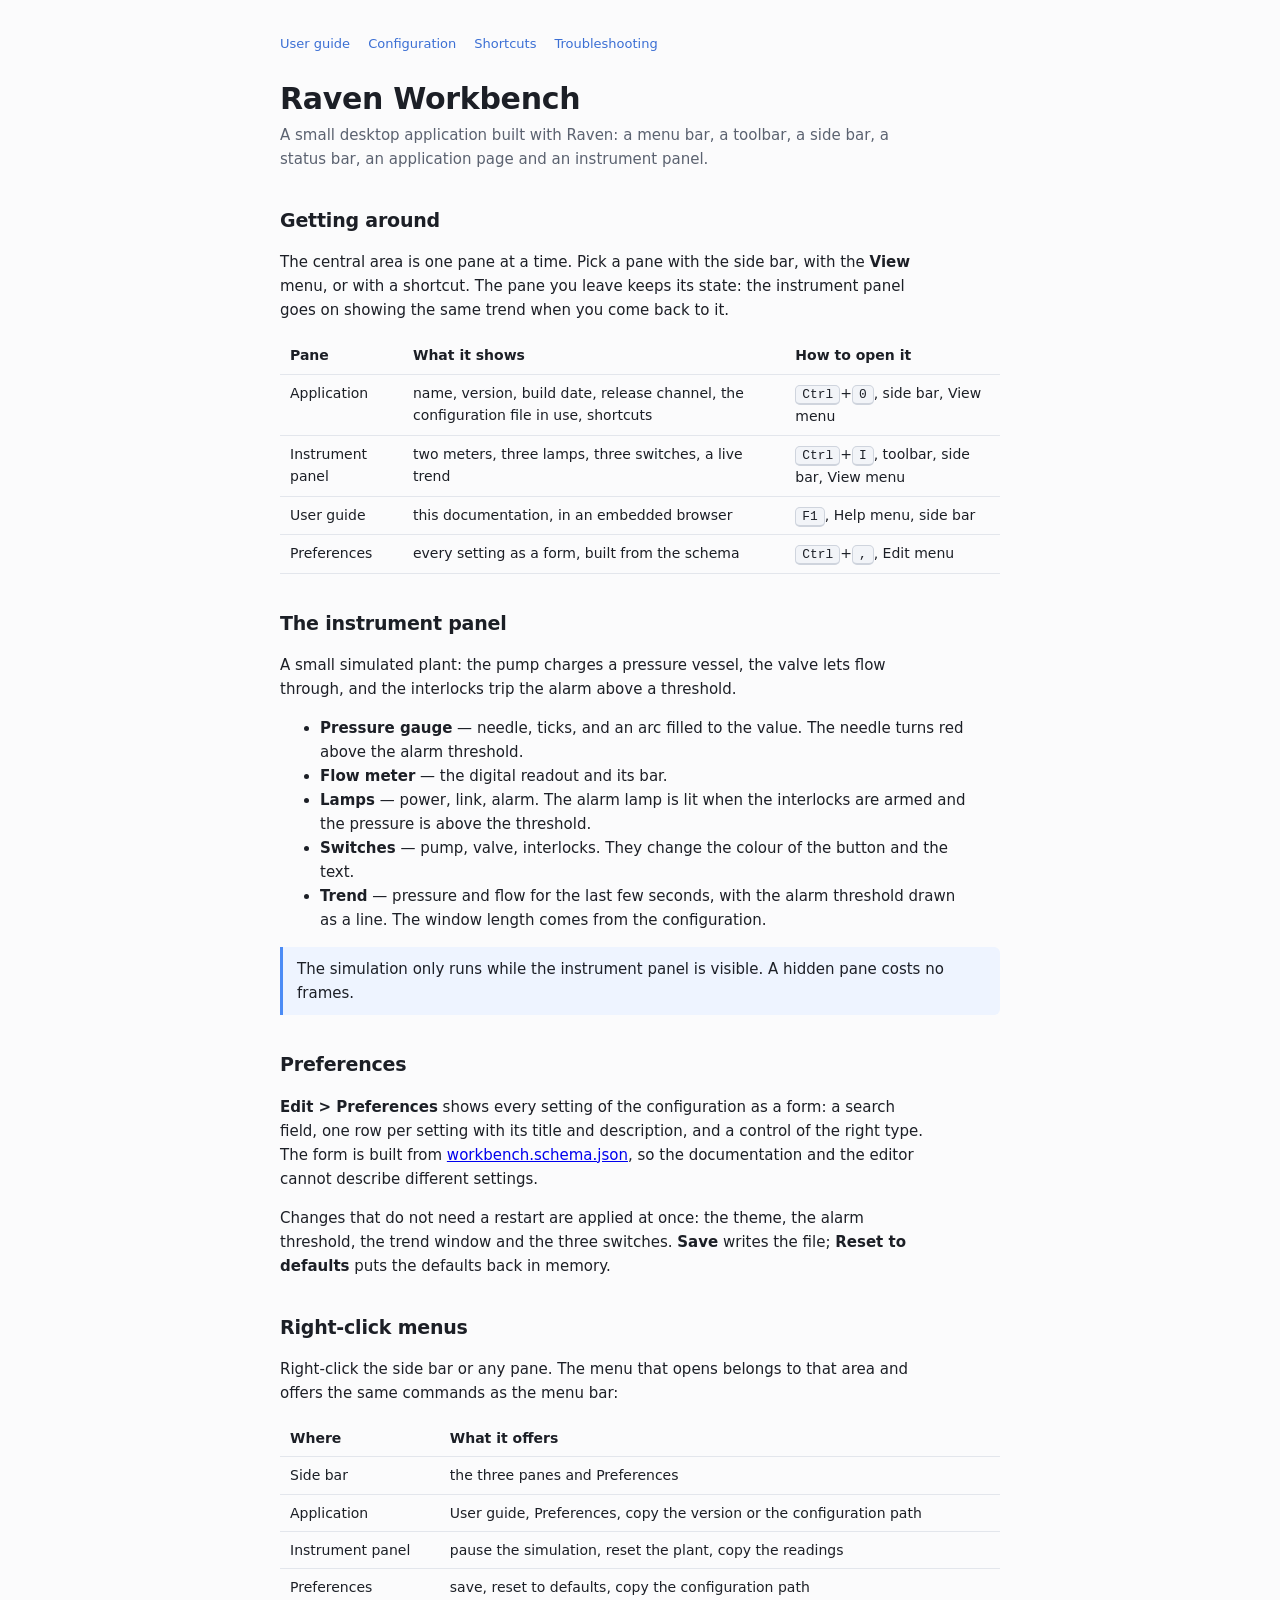
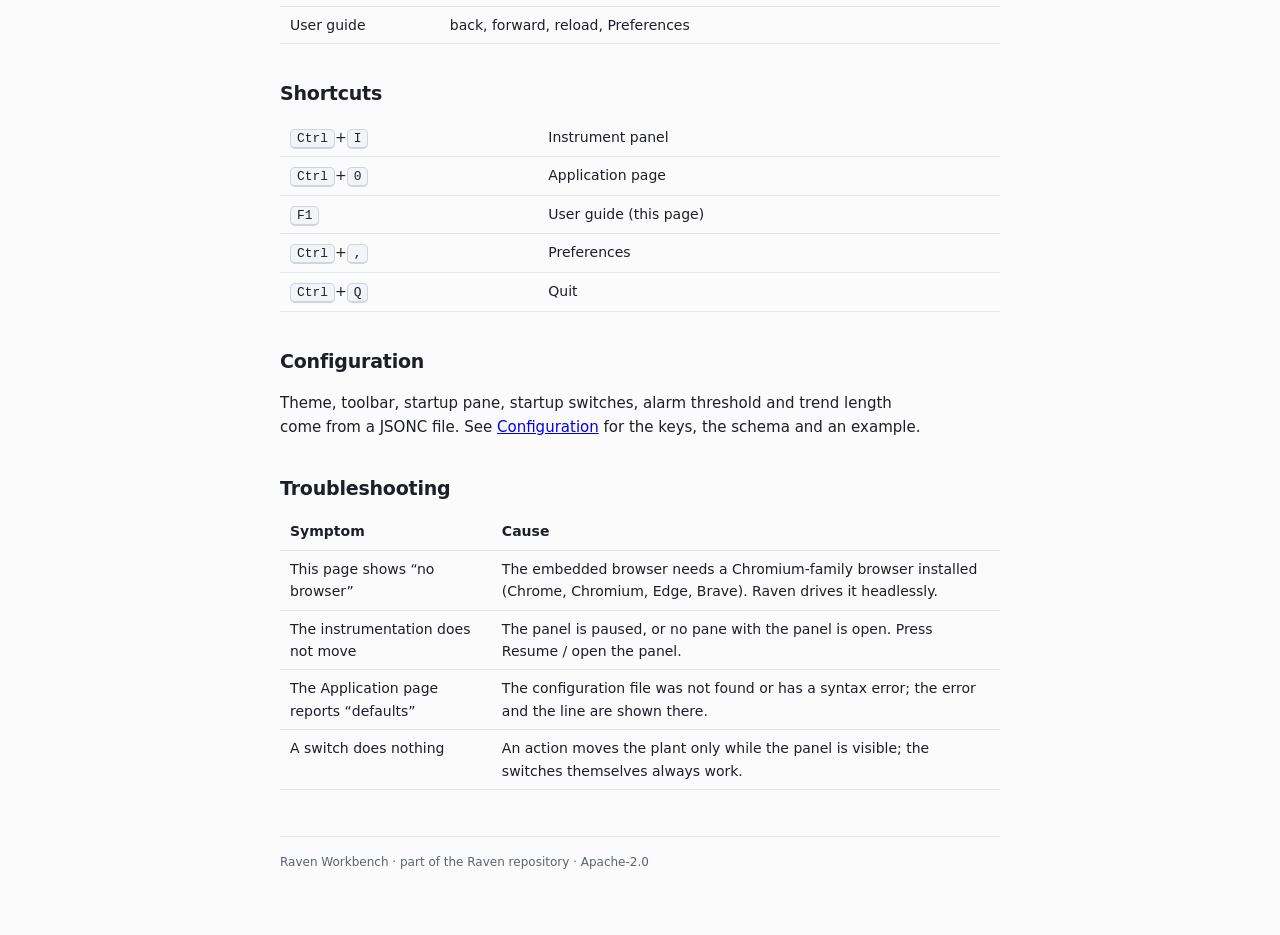
<file: help/index.html>
<!DOCTYPE html>
<html lang="en">
<head>
<meta charset="utf-8">
<meta name="viewport" content="width=device-width, initial-scale=1">
<title>Raven Workbench — User guide</title>
<link rel="stylesheet" href="style.css">
<script>
	/* The application passes its theme: index.html?theme=dark */
	(function () {
		var theme = new URLSearchParams(location.search).get("theme");
		if (theme === "dark") document.documentElement.className = "dark";
	})();
</script>
</head>
<body>
<main>
	<nav>
		<a href="index.html">User guide</a>
		<a href="configuration.html">Configuration</a>
		<a href="#shortcuts">Shortcuts</a>
		<a href="#troubleshooting">Troubleshooting</a>
	</nav>

	<h1>Raven Workbench</h1>
	<p class="lead">A small desktop application built with Raven: a menu bar, a toolbar,
	a side bar, a status bar, an application page and an instrument panel.</p>

	<h2 id="around">Getting around</h2>
	<p>The central area is one pane at a time. Pick a pane with the side bar, with the
	<strong>View</strong> menu, or with a shortcut. The pane you leave keeps its state:
	the instrument panel goes on showing the same trend when you come back to it.</p>

	<table>
		<tr><th>Pane</th><th>What it shows</th><th>How to open it</th></tr>
		<tr><td>Application</td><td>name, version, build date, release channel, the configuration file in use, shortcuts</td><td><kbd>Ctrl</kbd>+<kbd>0</kbd>, side bar, View menu</td></tr>
		<tr><td>Instrument panel</td><td>two meters, three lamps, three switches, a live trend</td><td><kbd>Ctrl</kbd>+<kbd>I</kbd>, toolbar, side bar, View menu</td></tr>
		<tr><td>User guide</td><td>this documentation, in an embedded browser</td><td><kbd>F1</kbd>, Help menu, side bar</td></tr>
		<tr><td>Preferences</td><td>every setting as a form, built from the schema</td><td><kbd>Ctrl</kbd>+<kbd>,</kbd>, Edit menu</td></tr>
	</table>

	<h2 id="panel">The instrument panel</h2>
	<p>A small simulated plant: the pump charges a pressure vessel, the valve lets flow
	through, and the interlocks trip the alarm above a threshold.</p>
	<ul>
		<li><strong>Pressure gauge</strong> — needle, ticks, and an arc filled to the value.
		The needle turns red above the alarm threshold.</li>
		<li><strong>Flow meter</strong> — the digital readout and its bar.</li>
		<li><strong>Lamps</strong> — power, link, alarm. The alarm lamp is lit when the
		interlocks are armed and the pressure is above the threshold.</li>
		<li><strong>Switches</strong> — pump, valve, interlocks. They change the colour of
		the button and the text.</li>
		<li><strong>Trend</strong> — pressure and flow for the last few seconds, with the
		alarm threshold drawn as a line. The window length comes from the configuration.</li>
	</ul>
	<div class="note">The simulation only runs while the instrument panel is visible. A
	hidden pane costs no frames.</div>

	<h2 id="preferences">Preferences</h2>
	<p><strong>Edit &gt; Preferences</strong> shows every setting of the configuration as a
	form: a search field, one row per setting with its title and description, and a
	control of the right type. The form is built from
	<a href="configuration.html#schema">workbench.schema.json</a>, so the documentation
	and the editor cannot describe different settings.</p>
	<p>Changes that do not need a restart are applied at once: the theme, the alarm
	threshold, the trend window and the three switches. <strong>Save</strong> writes the
	file; <strong>Reset to defaults</strong> puts the defaults back in memory.</p>

	<h2 id="menus">Right-click menus</h2>
	<p>Right-click the side bar or any pane. The menu that opens belongs to that
	area and offers the same commands as the menu bar:</p>
	<table>
		<tr><th>Where</th><th>What it offers</th></tr>
		<tr><td>Side bar</td><td>the three panes and Preferences</td></tr>
		<tr><td>Application</td><td>User guide, Preferences, copy the version or the configuration path</td></tr>
		<tr><td>Instrument panel</td><td>pause the simulation, reset the plant, copy the readings</td></tr>
		<tr><td>Preferences</td><td>save, reset to defaults, copy the configuration path</td></tr>
		<tr><td>User guide</td><td>back, forward, reload, Preferences</td></tr>
	</table>

	<h2 id="shortcuts">Shortcuts</h2>
	<table>
		<tr><td><kbd>Ctrl</kbd>+<kbd>I</kbd></td><td>Instrument panel</td></tr>
		<tr><td><kbd>Ctrl</kbd>+<kbd>0</kbd></td><td>Application page</td></tr>
		<tr><td><kbd>F1</kbd></td><td>User guide (this page)</td></tr>
		<tr><td><kbd>Ctrl</kbd>+<kbd>,</kbd></td><td>Preferences</td></tr>
		<tr><td><kbd>Ctrl</kbd>+<kbd>Q</kbd></td><td>Quit</td></tr>
	</table>

	<h2 id="config">Configuration</h2>
	<p>Theme, toolbar, startup pane, startup switches, alarm threshold and trend length
	come from a JSONC file. See <a href="configuration.html">Configuration</a> for the
	keys, the schema and an example.</p>

	<h2 id="troubleshooting">Troubleshooting</h2>
	<table>
		<tr><th>Symptom</th><th>Cause</th></tr>
		<tr><td>This page shows “no browser”</td><td>The embedded browser needs a Chromium-family
		browser installed (Chrome, Chromium, Edge, Brave). Raven drives it headlessly.</td></tr>
		<tr><td>The instrumentation does not move</td><td>The panel is paused, or no pane with the
		panel is open. Press Resume / open the panel.</td></tr>
		<tr><td>The Application page reports “defaults”</td><td>The configuration file was not
		found or has a syntax error; the error and the line are shown there.</td></tr>
		<tr><td>A switch does nothing</td><td>An action moves the plant only while the panel is
		visible; the switches themselves always work.</td></tr>
	</table>

	<footer>Raven Workbench · part of the Raven repository · Apache-2.0</footer>
</main>
<script>
	/* Keep ?theme=... on the links to the other pages. */
	(function () {
		if (!location.search) return;
		document.querySelectorAll('a[href$=".html"], a[href*=".html#"]').forEach(function (link) {
			link.search = location.search;
		});
	})();
</script>
</body>
</html>
</file>
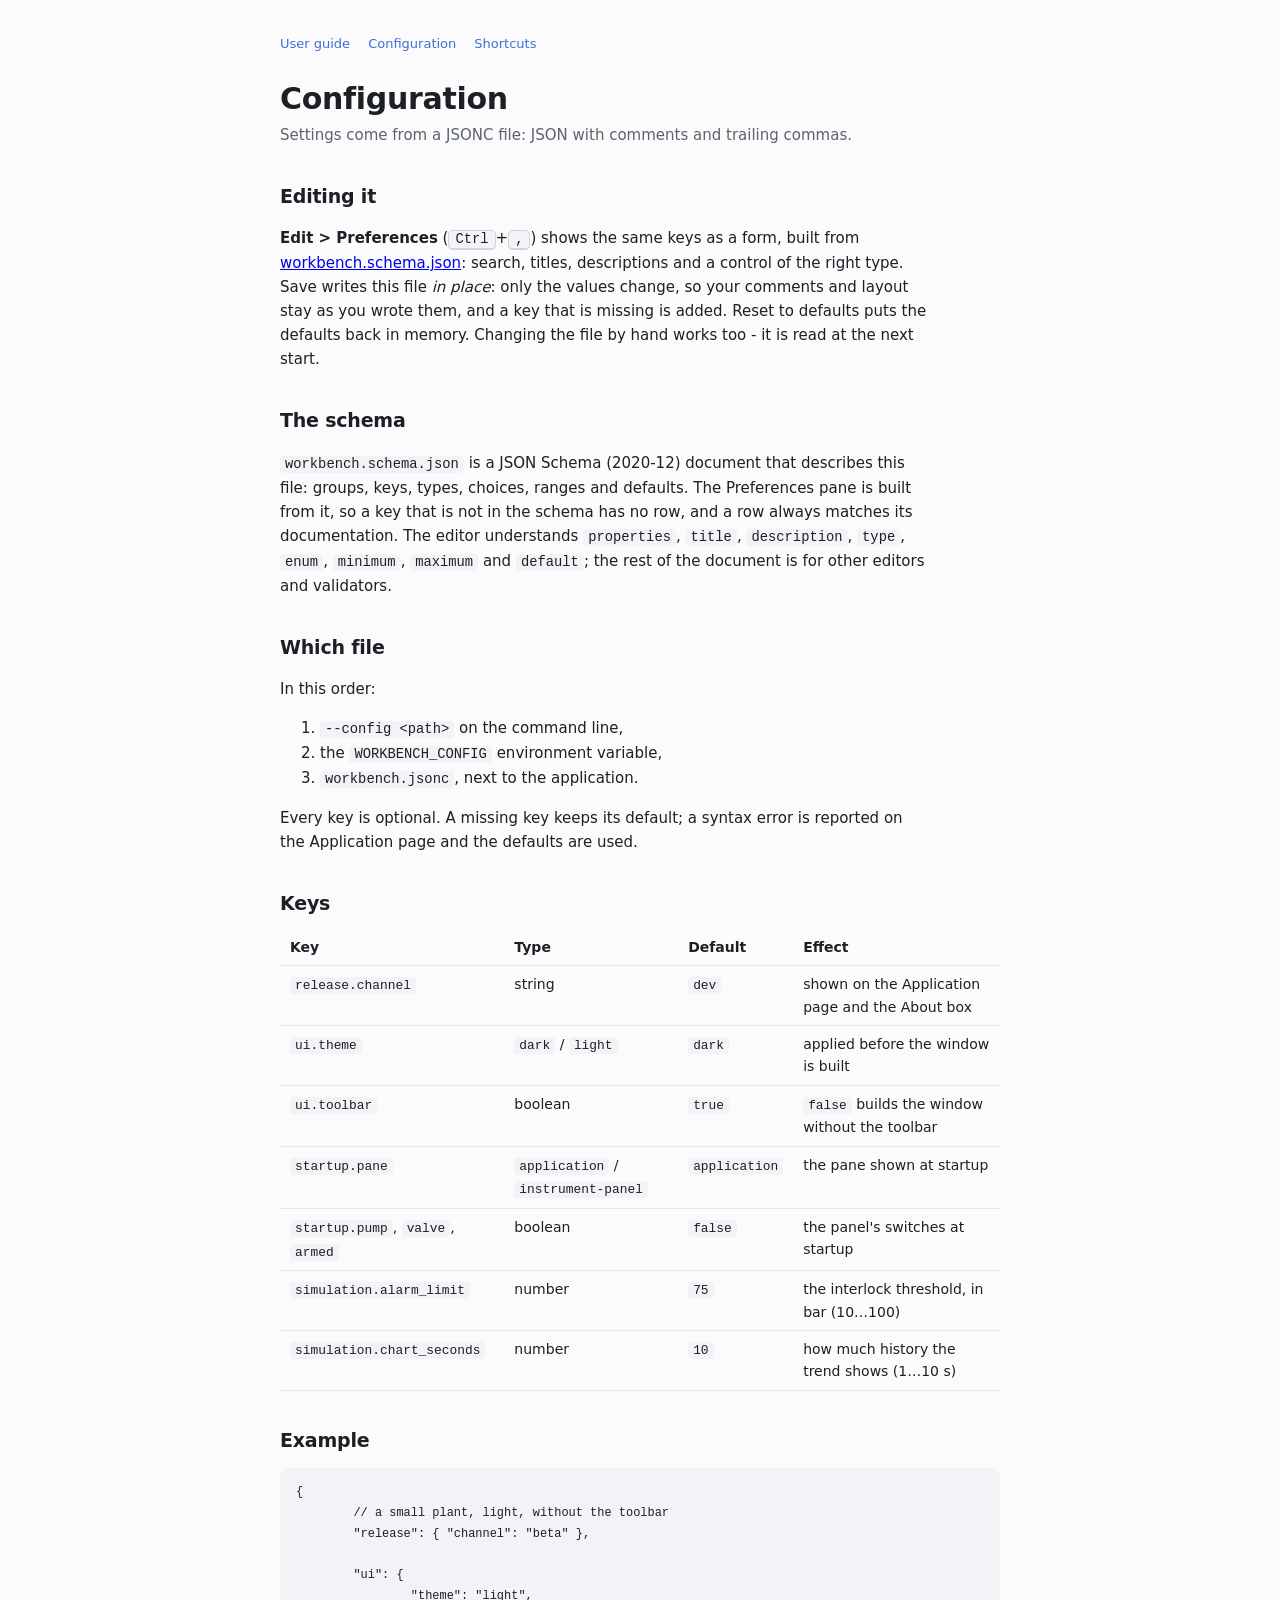
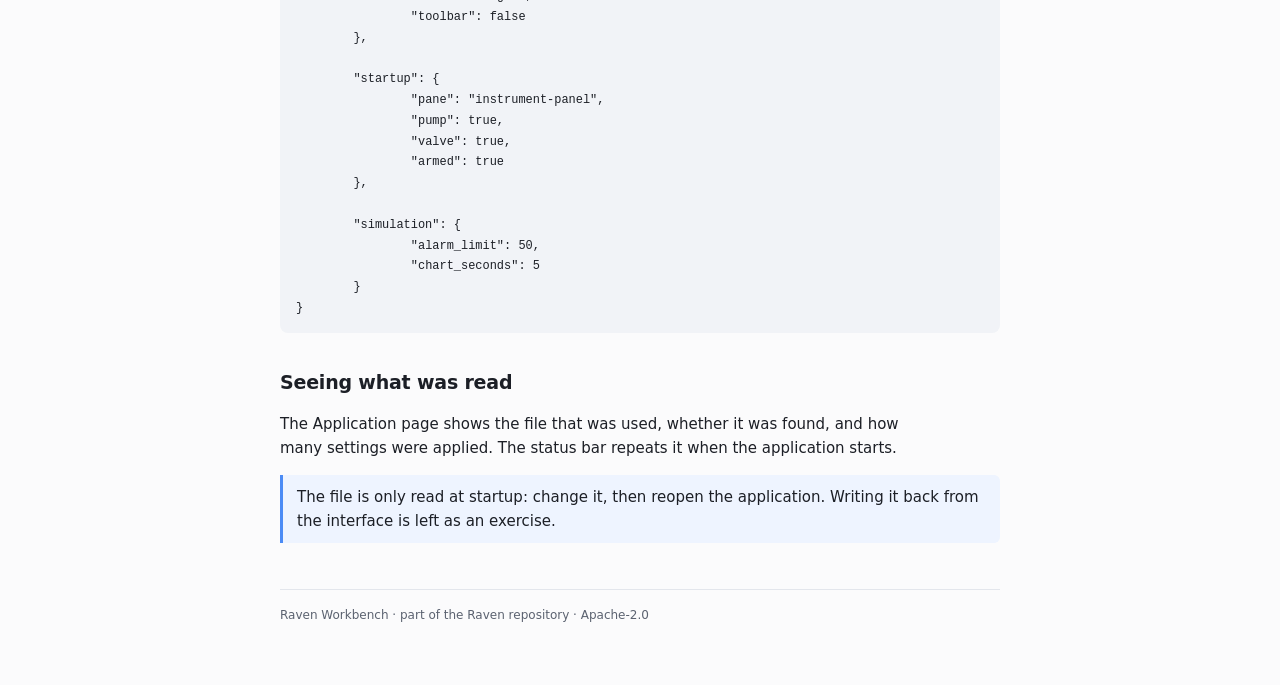
<file: help/configuration.html>
<!DOCTYPE html>
<html lang="en">
<head>
<meta charset="utf-8">
<meta name="viewport" content="width=device-width, initial-scale=1">
<title>Raven Workbench — Configuration</title>
<link rel="stylesheet" href="style.css">
<script>
	/* The application passes its theme: index.html?theme=dark */
	(function () {
		var theme = new URLSearchParams(location.search).get("theme");
		if (theme === "dark") document.documentElement.className = "dark";
	})();
</script>
</head>
<body>
<main>
	<nav>
		<a href="index.html">User guide</a>
		<a href="configuration.html">Configuration</a>
		<a href="index.html#shortcuts">Shortcuts</a>
	</nav>

	<h1>Configuration</h1>
	<p class="lead">Settings come from a JSONC file: JSON with comments and trailing commas.</p>

	<h2>Editing it</h2>
	<p><strong>Edit &gt; Preferences</strong> (<kbd>Ctrl</kbd>+<kbd>,</kbd>) shows the same
	keys as a form, built from
	<a href="#schema">workbench.schema.json</a>: search, titles, descriptions and a
	control of the right type. Save writes this file <em>in place</em>: only the
	values change, so your comments and layout stay as you wrote them, and a key
	that is missing is added. Reset to defaults puts the defaults back in memory.
	Changing the file by hand works too - it is read at the next start.</p>

	<h2 id="schema">The schema</h2>
	<p><code>workbench.schema.json</code> is a JSON Schema (2020-12) document that
	describes this file: groups, keys, types, choices, ranges and defaults. The
	Preferences pane is built from it, so a key that is not in the schema has no row,
	and a row always matches its documentation. The editor understands
	<code>properties</code>, <code>title</code>, <code>description</code>,
	<code>type</code>, <code>enum</code>, <code>minimum</code>, <code>maximum</code>
	and <code>default</code>; the rest of the document is for other editors and
	validators.</p>

	<h2>Which file</h2>
	<p>In this order:</p>
	<ol>
		<li><code>--config &lt;path&gt;</code> on the command line,</li>
		<li>the <code>WORKBENCH_CONFIG</code> environment variable,</li>
		<li><code>workbench.jsonc</code>, next to the application.</li>
	</ol>
	<p>Every key is optional. A missing key keeps its default; a syntax error is reported
	on the Application page and the defaults are used.</p>

	<h2>Keys</h2>
	<table>
		<tr><th>Key</th><th>Type</th><th>Default</th><th>Effect</th></tr>
		<tr><td><code>release.channel</code></td><td>string</td><td><code>dev</code></td>
		<td>shown on the Application page and the About box</td></tr>
		<tr><td><code>ui.theme</code></td><td><code>dark</code> / <code>light</code></td><td><code>dark</code></td>
		<td>applied before the window is built</td></tr>
		<tr><td><code>ui.toolbar</code></td><td>boolean</td><td><code>true</code></td>
		<td><code>false</code> builds the window without the toolbar</td></tr>
		<tr><td><code>startup.pane</code></td><td><code>application</code> / <code>instrument-panel</code></td>
		<td><code>application</code></td><td>the pane shown at startup</td></tr>
		<tr><td><code>startup.pump</code>, <code>valve</code>, <code>armed</code></td><td>boolean</td>
		<td><code>false</code></td><td>the panel's switches at startup</td></tr>
		<tr><td><code>simulation.alarm_limit</code></td><td>number</td><td><code>75</code></td>
		<td>the interlock threshold, in bar (10…100)</td></tr>
		<tr><td><code>simulation.chart_seconds</code></td><td>number</td><td><code>10</code></td>
		<td>how much history the trend shows (1…10 s)</td></tr>
	</table>

	<h2>Example</h2>
<pre><code>{
	// a small plant, light, without the toolbar
	"release": { "channel": "beta" },

	"ui": {
		"theme": "light",
		"toolbar": false
	},

	"startup": {
		"pane": "instrument-panel",
		"pump": true,
		"valve": true,
		"armed": true
	},

	"simulation": {
		"alarm_limit": 50,
		"chart_seconds": 5
	}
}</code></pre>

	<h2>Seeing what was read</h2>
	<p>The Application page shows the file that was used, whether it was found, and how
	many settings were applied. The status bar repeats it when the application starts.</p>

	<div class="note">The file is only read at startup: change it, then reopen the
	application. Writing it back from the interface is left as an exercise.</div>

	<footer>Raven Workbench · part of the Raven repository · Apache-2.0</footer>
</main>
<script>
	/* Keep ?theme=... on the links to the other pages. */
	(function () {
		if (!location.search) return;
		document.querySelectorAll('a[href$=".html"], a[href*=".html#"]').forEach(function (link) {
			link.search = location.search;
		});
	})();
</script>
</body>
</html>
</file>
<file: help/style.css>
:root {
	color-scheme: light dark;
	--fg: #1c1f26;
	--bg: #fbfbfc;
	--muted: #5b6270;
	--border: #e3e6ec;
	--code: #f1f3f7;
	--note-bg: #eef4ff;
	--note-border: #4b8bf5;
	--link: #3b6fd4;
	--kbd-bg: #f2f4f8;
	--kbd-border: #cfd4dd;
}
@media (prefers-color-scheme: dark) {
	:root {
		--fg: #dde2ea; --bg: #14161a; --muted: #9aa3b2; --border: #262a31;
		--code: #1d2128; --note-bg: #172133; --note-border: #5b9bff; --link: #7db0ff;
		--kbd-bg: #22262e; --kbd-border: #343a44;
	}
}
/* The application passes its own theme: ?theme=dark adds this class. */
html.dark {
	--fg: #dde2ea; --bg: #14161a; --muted: #9aa3b2; --border: #262a31;
	--code: #1d2128; --note-bg: #172133; --note-border: #5b9bff; --link: #7db0ff;
	--kbd-bg: #22262e; --kbd-border: #343a44;
}

* { box-sizing: border-box; }
body {
	margin: 0;
	font: 15px/1.6 system-ui, -apple-system, "Segoe UI", Roboto, sans-serif;
	color: var(--fg);
	background: var(--bg);
}
main { max-width: 780px; margin: 0 auto; padding: 34px 30px 72px; }
nav { display: flex; gap: 18px; margin-bottom: 26px; font-size: 13px; }
nav a { color: var(--link); text-decoration: none; }
nav a:hover { text-decoration: underline; }
h1 { font-size: 30px; line-height: 1.2; margin: 0 0 6px; letter-spacing: -0.3px; }
h2 { font-size: 19px; margin: 34px 0 10px; letter-spacing: -0.2px; }
h3 { font-size: 15px; margin: 22px 0 6px; }
p, li { max-width: 68ch; }
.lead { color: var(--muted); margin-top: 0; }
table { border-collapse: collapse; width: 100%; margin: 10px 0 6px; font-size: 14px; }
th, td { text-align: left; padding: 7px 10px; border-bottom: 1px solid var(--border); vertical-align: top; }
th { font-weight: 600; }
code, kbd { font-family: ui-monospace, "JetBrains Mono", Menlo, Consolas, monospace; font-size: 0.92em; }
kbd { padding: 1px 6px; border: 1px solid var(--kbd-border); border-bottom-width: 2px; border-radius: 5px; background: var(--kbd-bg); }
code { background: var(--code); padding: 1px 5px; border-radius: 4px; }
pre { background: var(--code); padding: 14px 16px; border-radius: 8px; overflow-x: auto; font-size: 13px; }
pre code { background: none; padding: 0; }
.note { border-left: 3px solid var(--note-border); background: var(--note-bg); padding: 10px 14px; border-radius: 0 6px 6px 0; margin: 14px 0; }
footer { margin-top: 46px; padding-top: 16px; border-top: 1px solid var(--border); color: var(--muted); font-size: 12px; }
</file>
